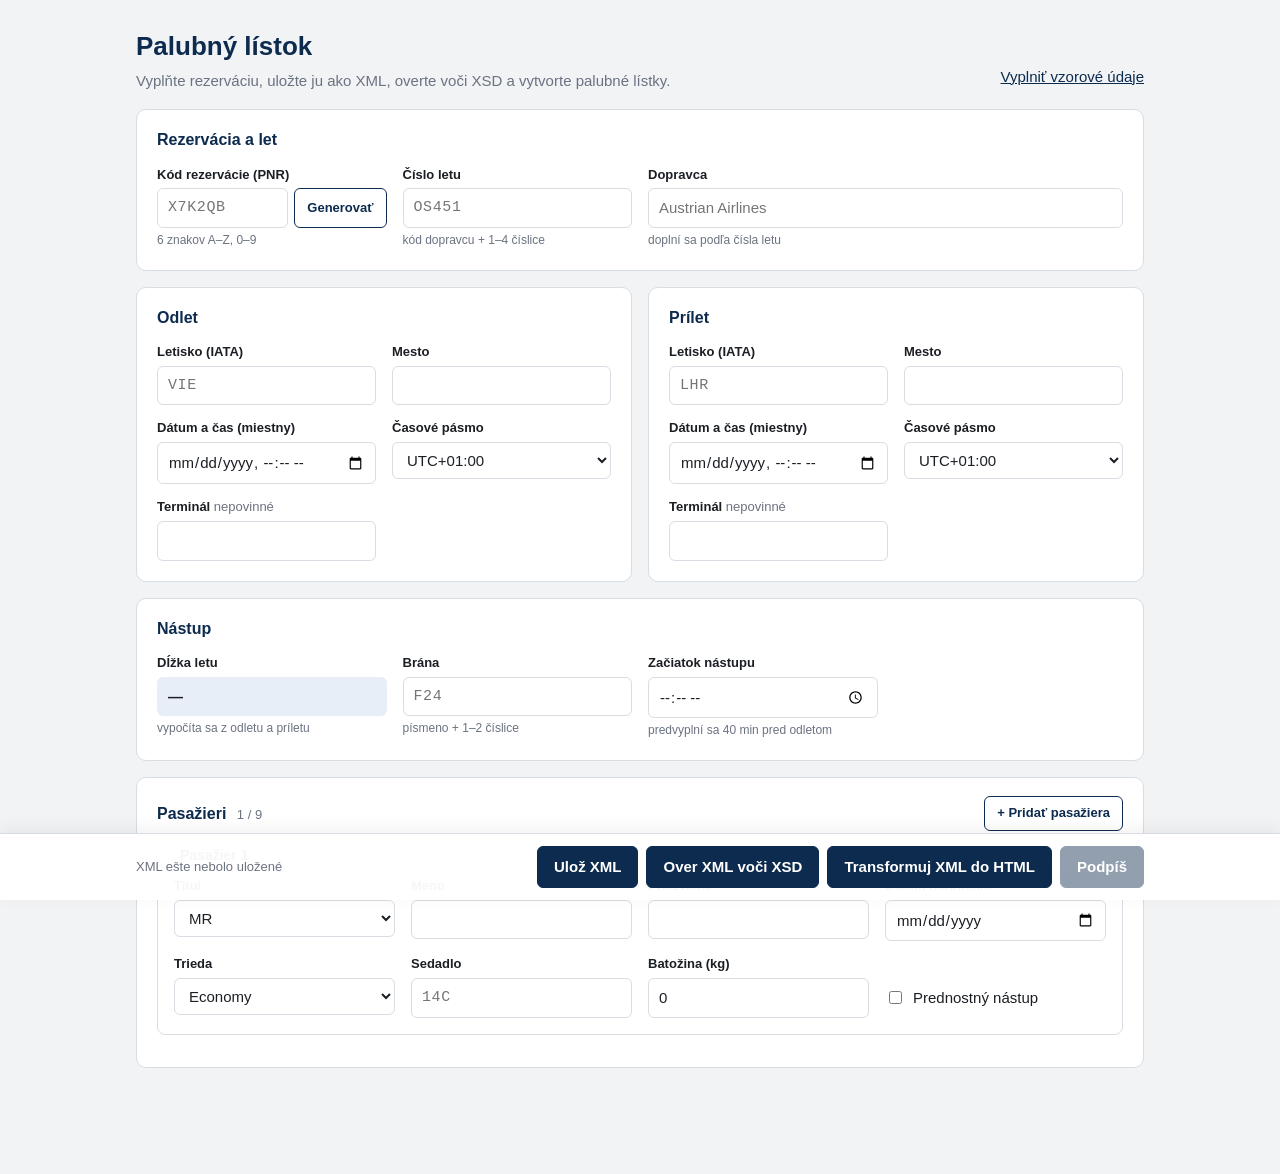
<file: web/index.html>
<!DOCTYPE html>
<html lang="sk">
<head>
    <meta charset="UTF-8">
    <meta name="viewport" content="width=device-width, initial-scale=1">
    <title>Palubný lístok – formulár</title>
    <link rel="stylesheet" href="style.css">
    <!-- scripty na podpis-->
    <script src="https://www.slovensko.sk/static/zep/dbridge_js/v1.0/config.js"></script>
    <script src="https://www.slovensko.sk/static/zep/dbridge_js/v1.0/dCommon.min.js"></script>
    <script src="https://www.slovensko.sk/static/zep/dbridge_js/v1.0/dSigXadesBp.min.js"></script>
</head>
<body>
<header class="top">
    <div>
        <h1>Palubný lístok</h1>
        <p>Vyplňte rezerváciu, uložte ju ako XML, overte voči XSD a vytvorte palubné lístky.</p>
    </div>
    <button type="button" class="link" id="fillSample">Vyplniť vzorové údaje</button>
</header>

<!-- input names match the XML element names from palubnyListok.xsd -->
<form id="form" novalidate autocomplete="off">
    <!-- ===================== Booking and flight ===================== -->
    <section class="card">
        <h2>Rezervácia a let</h2>
        <div class="grid">
            <label class="field">
                <span>Kód rezervácie (PNR)</span>
                <span class="with-button">
                    <input name="rezervacia" required pattern="[A-Z0-9]{6}" maxlength="6" class="uppercase code" placeholder="X7K2QB">
                    <button type="button" class="small" id="generatePnr" title="Vygenerovať náhodný kód">Generovať</button>
                </span>
                <small>6 znakov A–Z, 0–9</small>
            </label>
            <label class="field">
                <span>Číslo letu</span>
                <input name="cisloLetu" required pattern="[A-Z0-9]{2}[0-9]{1,4}" maxlength="6" class="uppercase code" placeholder="OS451">
                <small>kód dopravcu + 1–4 číslice</small>
            </label>
            <label class="field wide">
                <span>Dopravca</span>
                <input name="dopravca" required maxlength="50" placeholder="Austrian Airlines">
                <small>doplní sa podľa čísla letu</small>
            </label>
        </div>
    </section>

    <!-- ===================== Departure / arrival ===================== -->
    <div class="two-columns">
        <section class="card">
            <h2>Odlet</h2>
            <div class="grid">
                <label class="field">
                    <span>Letisko (IATA)</span>
                    <input name="odlet.letisko" required pattern="[A-Z]{3}" maxlength="3" class="uppercase code" list="airports" placeholder="VIE">
                </label>
                <label class="field">
                    <span>Mesto</span>
                    <input name="odlet.mesto" required maxlength="50">
                </label>
                <label class="field">
                    <span>Dátum a čas (miestny)</span>
                    <input name="odlet.cas" type="datetime-local" required>
                </label>
                <label class="field">
                    <span>Časové pásmo</span>
                    <select name="odlet.offset" class="timezone"></select>
                </label>
                <label class="field">
                    <span>Terminál <em>nepovinné</em></span>
                    <input name="odlet.terminal" maxlength="10">
                </label>
            </div>
        </section>

        <section class="card">
            <h2>Prílet</h2>
            <div class="grid">
                <label class="field">
                    <span>Letisko (IATA)</span>
                    <input name="prilet.letisko" required pattern="[A-Z]{3}" maxlength="3" class="uppercase code" list="airports" placeholder="LHR">
                </label>
                <label class="field">
                    <span>Mesto</span>
                    <input name="prilet.mesto" required maxlength="50">
                </label>
                <label class="field">
                    <span>Dátum a čas (miestny)</span>
                    <input name="prilet.cas" type="datetime-local" required>
                </label>
                <label class="field">
                    <span>Časové pásmo</span>
                    <select name="prilet.offset" class="timezone"></select>
                </label>
                <label class="field">
                    <span>Terminál <em>nepovinné</em></span>
                    <input name="prilet.terminal" maxlength="10">
                </label>
            </div>
        </section>
    </div>

    <!-- ===================== Boarding ===================== -->
    <section class="card">
        <h2>Nástup</h2>
        <div class="grid">
            <label class="field">
                <span>Dĺžka letu</span>
                <output id="flightDuration" class="computed">—</output>
                <small>vypočíta sa z odletu a príletu</small>
            </label>
            <label class="field">
                <span>Brána</span>
                <input name="gate" required pattern="[A-Z][0-9]{1,2}" maxlength="3" class="uppercase code" placeholder="F24">
                <small>písmeno + 1–2 číslice</small>
            </label>
            <label class="field">
                <span>Začiatok nástupu</span>
                <input name="nastup" type="time" required>
                <small>predvyplní sa 40 min pred odletom</small>
            </label>
        </div>
    </section>

    <!-- ===================== Passengers ===================== -->
    <section class="card">
        <div class="section-header">
            <h2>Pasažieri <span id="passengerCount" class="count">1 / 9</span></h2>
            <button type="button" id="addPassenger" class="small">+ Pridať pasažiera</button>
        </div>
        <div id="passengers"></div>
    </section>
</form>

<template id="passengerTemplate">
    <fieldset class="passenger">
        <legend>Pasažier <span class="number"></span></legend>
        <button type="button" class="remove" title="Odstrániť pasažiera">Odstrániť</button>
        <div class="grid">
            <label class="field narrow">
                <span>Titul</span>
                <select data-field="titul" required>
                    <option value="MR">MR</option>
                    <option value="MRS">MRS</option>
                    <option value="MS">MS</option>
                </select>
            </label>
            <label class="field">
                <span>Meno</span>
                <input data-field="meno" required maxlength="50">
            </label>
            <label class="field">
                <span>Priezvisko</span>
                <input data-field="priezvisko" required maxlength="50">
            </label>
            <label class="field">
                <span>Dátum narodenia</span>
                <input data-field="datumNarodenia" type="date" required>
            </label>
            <label class="field">
                <span>Trieda</span>
                <select data-field="trieda" required>
                    <option value="economy">Economy</option>
                    <option value="business">Business</option>
                    <option value="first">First</option>
                </select>
            </label>
            <label class="field narrow">
                <span>Sedadlo</span>
                <input data-field="sedadlo" required pattern="[0-9]{1,2}[A-K]" maxlength="3" class="uppercase code" placeholder="14C">
            </label>
            <label class="field narrow">
                <span>Batožina (kg)</span>
                <input data-field="batozinaKg" type="number" required min="0" max="32" step="0.1" value="0">
            </label>
            <label class="field checkbox">
                <input data-field="prednostnyNastup" type="checkbox">
                <span>Prednostný nástup</span>
            </label>
        </div>
    </fieldset>
</template>

<datalist id="airports"></datalist>

<!-- ===================== Actions and result ===================== -->
<div class="actions">
    <div class="actions-inner">
        <span id="status" class="status">XML ešte nebolo uložené</span>
        <div class="buttons">
            <button type="button" id="save">Ulož XML</button>
            <button type="button" id="validate">Over XML voči XSD</button>
            <button type="button" id="transform">Transformuj XML do HTML</button>
            <button type="button" id="sign" disabled>Podpíš</button>
        </div>
    </div>
</div>

<section id="result" class="result" hidden>
    <div id="message" class="message"></div>
    <div id="errors"></div>
    <pre id="xmlPreview" class="xml" hidden></pre>
    <iframe id="htmlPreview" class="html-preview" title="Náhľad palubných lístkov" hidden></iframe>
</section>

<script src="app.js"></script>
</body>
</html>
</file>
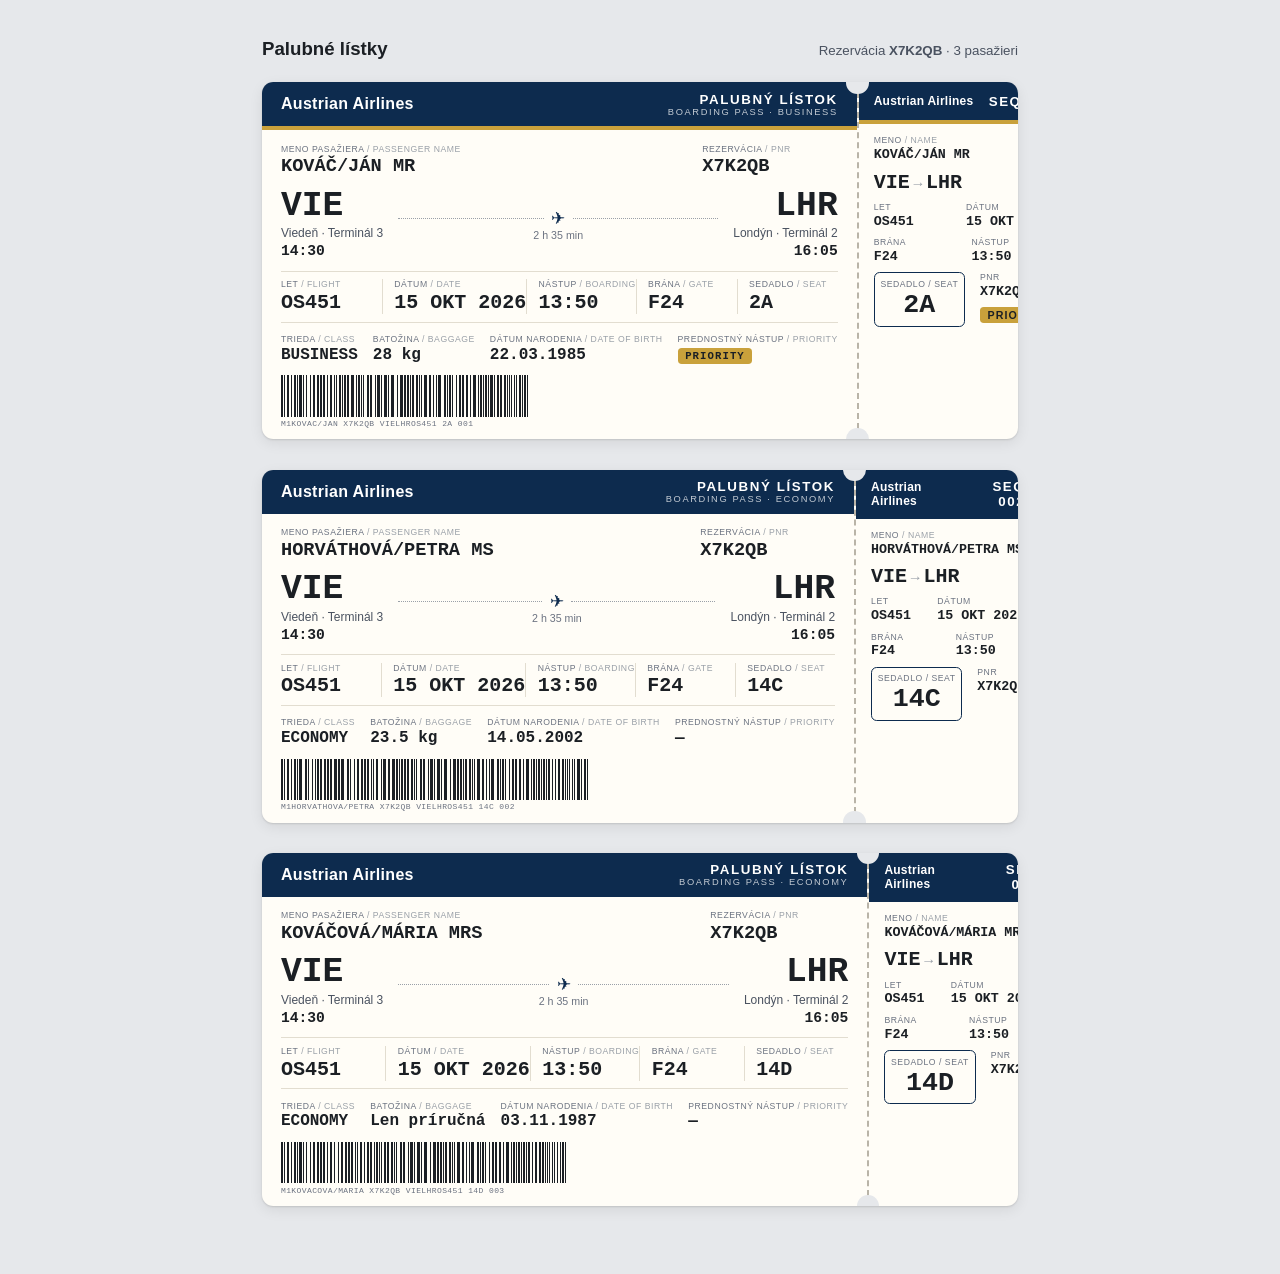
<file: palubnyListok.html>
<!DOCTYPE html>
<html lang="sk">
<head>
<meta http-equiv="Content-Type" content="text/html; charset=UTF-8">
<title>Palubné lístky – X7K2QB</title>
<style>
                    * { box-sizing: border-box; margin: 0; padding: 0; }
                    body {
                        background: #e6e8eb;
                        color: #1b1f24;
                        font-family: "Segoe UI", Arial, Helvetica, sans-serif;
                        padding: 10mm 0;
                    }
                    .page-header {
                        width: 200mm; margin: 0 auto 6mm;
                        display: flex; justify-content: space-between; align-items: baseline;
                        color: #4a5260; font-size: 10pt;
                    }
                    .page-header h1 { font-size: 14pt; color: #1b1f24; }

                    /* ---------- boarding pass ---------- */
                    .pass {
                        width: 200mm; min-height: 82mm; margin: 0 auto 8mm;
                        display: flex;
                        background: #fffdf7;
                        border-radius: 3mm;
                        box-shadow: 0 1px 2px rgba(0,0,0,.12), 0 4px 14px rgba(0,0,0,.08);
                        overflow: hidden;
                        page-break-inside: avoid; break-inside: avoid;
                    }
                    .main { flex: 1; display: flex; flex-direction: column; }
                    .stub {
                        width: 58mm; position: relative;
                        border-left: 0.6mm dashed #b9b4a8;
                        display: flex; flex-direction: column;
                    }
                    /* perforation notches */
                    .stub::before, .stub::after {
                        content: ""; position: absolute; left: -3.3mm;
                        width: 6mm; height: 6mm; border-radius: 50%;
                        background: #e6e8eb;
                    }
                    .stub::before { top: -3mm; }
                    .stub::after  { bottom: -3mm; }

                    .band {
                        background: #0d2b4e; color: #fff;
                        display: flex; justify-content: space-between; align-items: center;
                        padding: 2.5mm 5mm; min-height: 11mm;
                    }
                    .band .carrier { font-weight: 700; font-size: 12pt; letter-spacing: .02em; }
                    .band .title { font-size: 10pt; font-weight: 600; letter-spacing: .12em; text-align: right; }
                    .band .title small { display: block; font-size: 7pt; font-weight: 400; opacity: .75; }
                    .class-business .band, .class-first .band { border-bottom: 1.2mm solid #c9a13b; }

                    .content { padding: 3.5mm 5mm 3mm; display: flex; flex-direction: column; gap: 3mm; flex: 1; }
                    .row { display: flex; gap: 4mm; }
                    .row > .field { flex: 1; }
                    .field .label {
                        font-size: 6.5pt; text-transform: uppercase; letter-spacing: .06em;
                        color: #6b7280; white-space: nowrap;
                    }
                    .field .label i { font-style: normal; color: #9aa0a8; }
                    .field .value {
                        font-family: Consolas, "Courier New", monospace;
                        font-size: 12pt; font-weight: 700; margin-top: .5mm; white-space: nowrap;
                    }
                    .field .value.large { font-size: 15pt; }
                    .field .value.name { font-size: 14pt; }

                    .route { display: flex; align-items: center; gap: 4mm; }
                    .airport .code { font-family: Consolas, "Courier New", monospace; font-size: 26pt; font-weight: 700; line-height: 1; }
                    .airport .city { font-size: 9pt; color: #4a5260; margin-top: .8mm; }
                    .airport .time { font-family: Consolas, "Courier New", monospace; font-size: 11pt; font-weight: 700; margin-top: .8mm; }
                    .airport .time small { font-size: 7.5pt; font-weight: 400; color: #6b7280; }
                    .airport.right { text-align: right; }
                    .flight-path { flex: 1; text-align: center; color: #6b7280; font-size: 8pt; }
                    .flight-path .line { display: flex; align-items: center; gap: 2mm; color: #0d2b4e; font-size: 13pt; }
                    .flight-path .line::before, .flight-path .line::after {
                        content: ""; flex: 1; border-top: 0.4mm dotted #9aa0a8;
                    }

                    .grid {
                        display: grid; grid-template-columns: repeat(5, 1fr);
                        border-top: 0.3mm solid #e2ddd0; border-bottom: 0.3mm solid #e2ddd0;
                        padding: 2mm 0;
                    }
                    .grid .field + .field { border-left: 0.3mm solid #e2ddd0; padding-left: 3mm; }

                    .footer { display: flex; justify-content: space-between; align-items: flex-end; gap: 4mm; margin-top: auto; }

                    .priority {
                        display: inline-block; background: #c9a13b; color: #1b1f24;
                        font-size: 8pt; font-weight: 700; letter-spacing: .1em;
                        padding: .5mm 2mm; border-radius: 1mm;
                    }

                    /* barcode – generated from the data, decorative only */
                    .barcode { display: flex; align-items: stretch; height: 11mm; }
                    .barcode span { display: block; }
                    .barcode .bar { background: #1b1f24; }
                    .barcode-text { font-family: Consolas, "Courier New", monospace; font-size: 6pt; color: #6b7280; margin-top: .6mm; letter-spacing: .05em; }

                    /* stub */
                    .stub .band { padding: 2.5mm 4mm; }
                    .stub .content { padding: 3mm 4mm; gap: 2.2mm; }
                    .stub .field .value { font-size: 10pt; }
                    .stub .route-short { font-family: Consolas, "Courier New", monospace; font-size: 15pt; font-weight: 700; }
                    .stub .route-short span { color: #9aa0a8; font-size: 11pt; padding: 0 1mm; }
                    .stub .seat-box {
                        border: 0.4mm solid #0d2b4e; border-radius: 1.5mm; text-align: center; padding: 1.5mm;
                    }
                    .stub .seat-box .value { font-size: 20pt; line-height: 1.1; }

                    @media print {
                        body { background: #fff; padding: 0; }
                        .page-header { display: none; }
                        .pass { box-shadow: none; border: 0.3mm solid #b9b4a8; }
                        .stub::before, .stub::after { background: #fff; }
                        * { -webkit-print-color-adjust: exact; print-color-adjust: exact; }
                    }
                </style>
</head>
<body>
<div class="page-header">
<h1>Palubné lístky</h1>
<span>
                        Rezervácia <strong>X7K2QB</strong>
                        · 3 pasažieri</span>
</div>
<section class="pass class-business"><div class="main">
<div class="band">
<span class="carrier">Austrian Airlines</span><span class="title">
                        PALUBNÝ LÍSTOK
                        <small>BOARDING PASS · BUSINESS</small></span>
</div>
<div class="content">
<div class="row">
<div class="field" style="flex: 3">
<div class="label">Meno pasažiera <i>/ Passenger name</i>
</div>
<div class="value name">KOVÁČ/JÁN MR</div>
</div>
<div class="field">
<div class="label">Rezervácia <i>/ PNR</i>
</div>
<div class="value name">X7K2QB</div>
</div>
</div>
<div class="route">
<div class="airport">
<div class="code">VIE</div>
<div class="city">Viedeň · Terminál 3</div>
<div class="time">14:30</div>
</div>
<div class="flight-path">
<div class="line">✈</div>
<div>2 h 35 min</div>
</div>
<div class="airport right">
<div class="code">LHR</div>
<div class="city">Londýn · Terminál 2</div>
<div class="time">16:05</div>
</div>
</div>
<div class="grid">
<div class="field">
<div class="label">Let <i>/ Flight</i>
</div>
<div class="value large">OS451</div>
</div>
<div class="field">
<div class="label">Dátum <i>/ Date</i>
</div>
<div class="value large">15 OKT 2026</div>
</div>
<div class="field">
<div class="label">Nástup <i>/ Boarding</i>
</div>
<div class="value large">13:50</div>
</div>
<div class="field">
<div class="label">Brána <i>/ Gate</i>
</div>
<div class="value large">F24</div>
</div>
<div class="field">
<div class="label">Sedadlo <i>/ Seat</i>
</div>
<div class="value large">2A</div>
</div>
</div>
<div class="row">
<div class="field">
<div class="label">Trieda <i>/ Class</i>
</div>
<div class="value">BUSINESS</div>
</div>
<div class="field">
<div class="label">Batožina <i>/ Baggage</i>
</div>
<div class="value">28 kg</div>
</div>
<div class="field">
<div class="label">Dátum narodenia <i>/ Date of birth</i>
</div>
<div class="value">22.03.1985</div>
</div>
<div class="field">
<div class="label">Prednostný nástup <i>/ Priority</i>
</div>
<div class="value"><span class="priority">PRIORITY</span></div>
</div>
</div>
<div class="footer"><div>
<div class="barcode">
<span class="bar" style="width: 2px"></span><span style="width: 1px"></span><span class="bar" style="width: 1px"></span><span style="width: 2px"></span><span class="bar" style="width: 2px"></span><span style="width: 2px"></span><span class="bar" style="width: 1px"></span><span style="width: 2px"></span><span class="bar" style="width: 2px"></span><span style="width: 1px"></span><span class="bar" style="width: 1px"></span><span style="width: 1px"></span><span class="bar" style="width: 3px"></span><span style="width: 1px"></span><span class="bar" style="width: 1px"></span><span style="width: 2px"></span><span class="bar" style="width: 1px"></span><span style="width: 3px"></span><span class="bar" style="width: 1px"></span><span style="width: 2px"></span><span class="bar" style="width: 2px"></span><span style="width: 2px"></span><span class="bar" style="width: 2px"></span><span style="width: 1px"></span><span class="bar" style="width: 2px"></span><span style="width: 1px"></span><span class="bar" style="width: 2px"></span><span style="width: 2px"></span><span class="bar" style="width: 1px"></span><span style="width: 2px"></span><span class="bar" style="width: 2px"></span><span style="width: 2px"></span><span class="bar" style="width: 1px"></span><span style="width: 1px"></span><span class="bar" style="width: 1px"></span><span style="width: 2px"></span><span class="bar" style="width: 2px"></span><span style="width: 1px"></span><span class="bar" style="width: 1px"></span><span style="width: 1px"></span><span class="bar" style="width: 2px"></span><span style="width: 1px"></span><span class="bar" style="width: 2px"></span><span style="width: 2px"></span><span class="bar" style="width: 3px"></span><span style="width: 2px"></span><span class="bar" style="width: 1px"></span><span style="width: 1px"></span><span class="bar" style="width: 2px"></span><span style="width: 1px"></span><span class="bar" style="width: 1px"></span><span style="width: 1px"></span><span class="bar" style="width: 1px"></span><span style="width: 3px"></span><span class="bar" style="width: 2px"></span><span style="width: 1px"></span><span class="bar" style="width: 2px"></span><span style="width: 3px"></span><span class="bar" style="width: 1px"></span><span style="width: 1px"></span><span class="bar" style="width: 3px"></span><span style="width: 1px"></span><span class="bar" style="width: 1px"></span><span style="width: 2px"></span><span class="bar" style="width: 3px"></span><span style="width: 1px"></span><span class="bar" style="width: 1px"></span><span style="width: 2px"></span><span class="bar" style="width: 3px"></span><span style="width: 3px"></span><span class="bar" style="width: 1px"></span><span style="width: 2px"></span><span class="bar" style="width: 3px"></span><span style="width: 1px"></span><span class="bar" style="width: 2px"></span><span style="width: 1px"></span><span class="bar" style="width: 2px"></span><span style="width: 1px"></span><span class="bar" style="width: 1px"></span><span style="width: 1px"></span><span class="bar" style="width: 2px"></span><span style="width: 2px"></span><span class="bar" style="width: 2px"></span><span style="width: 1px"></span><span class="bar" style="width: 1px"></span><span style="width: 1px"></span><span class="bar" style="width: 1px"></span><span style="width: 2px"></span><span class="bar" style="width: 3px"></span><span style="width: 2px"></span><span class="bar" style="width: 2px"></span><span style="width: 2px"></span><span class="bar" style="width: 1px"></span><span style="width: 2px"></span><span class="bar" style="width: 1px"></span><span style="width: 1px"></span><span class="bar" style="width: 3px"></span><span style="width: 3px"></span><span class="bar" style="width: 2px"></span><span style="width: 1px"></span><span class="bar" style="width: 1px"></span><span style="width: 1px"></span><span class="bar" style="width: 2px"></span><span style="width: 1px"></span><span class="bar" style="width: 1px"></span><span style="width: 3px"></span><span class="bar" style="width: 1px"></span><span style="width: 2px"></span><span class="bar" style="width: 2px"></span><span style="width: 1px"></span><span class="bar" style="width: 2px"></span><span style="width: 2px"></span><span class="bar" style="width: 2px"></span><span style="width: 2px"></span><span class="bar" style="width: 1px"></span><span style="width: 2px"></span><span class="bar" style="width: 3px"></span><span style="width: 2px"></span><span class="bar" style="width: 1px"></span><span style="width: 1px"></span><span class="bar" style="width: 2px"></span><span style="width: 1px"></span><span class="bar" style="width: 1px"></span><span style="width: 1px"></span><span class="bar" style="width: 2px"></span><span style="width: 1px"></span><span class="bar" style="width: 1px"></span><span style="width: 1px"></span><span class="bar" style="width: 3px"></span><span style="width: 1px"></span><span class="bar" style="width: 1px"></span><span style="width: 2px"></span><span class="bar" style="width: 2px"></span><span style="width: 1px"></span><span class="bar" style="width: 2px"></span><span style="width: 2px"></span><span class="bar" style="width: 2px"></span><span style="width: 1px"></span><span class="bar" style="width: 1px"></span><span style="width: 1px"></span><span class="bar" style="width: 1px"></span><span style="width: 1px"></span><span class="bar" style="width: 1px"></span><span style="width: 2px"></span><span class="bar" style="width: 1px"></span><span style="width: 1px"></span><span class="bar" style="width: 1px"></span><span style="width: 2px"></span><span class="bar" style="width: 2px"></span><span style="width: 1px"></span><span class="bar" style="width: 1px"></span><span style="width: 1px"></span><span class="bar" style="width: 2px"></span><span style="width: 1px"></span><span class="bar" style="width: 1px"></span>
</div>
<div class="barcode-text">M1KOVAC/JAN X7K2QB VIELHROS451 2A 001</div>
</div></div>
</div>
</div>
<aside class="stub"><div class="band">
<span class="carrier" style="font-size: 9pt">Austrian Airlines</span><span class="title">SEQ 001</span>
</div>
<div class="content">
<div class="field">
<div class="label">Meno <i>/ Name</i>
</div>
<div class="value">KOVÁČ/JÁN MR</div>
</div>
<div class="route-short">VIE<span>→</span>LHR</div>
<div class="row">
<div class="field">
<div class="label">Let</div>
<div class="value">OS451</div>
</div>
<div class="field">
<div class="label">Dátum</div>
<div class="value">15 OKT 2026</div>
</div>
</div>
<div class="row">
<div class="field">
<div class="label">Brána</div>
<div class="value">F24</div>
</div>
<div class="field">
<div class="label">Nástup</div>
<div class="value">13:50</div>
</div>
</div>
<div class="row">
<div class="field seat-box">
<div class="label">Sedadlo / Seat</div>
<div class="value">2A</div>
</div>
<div class="field">
<div class="label">PNR</div>
<div class="value">X7K2QB</div>
<div style="margin-top: 1.5mm"><span class="priority">PRIORITY</span></div>
</div>
</div>
</div></aside></section><section class="pass class-economy"><div class="main">
<div class="band">
<span class="carrier">Austrian Airlines</span><span class="title">
                        PALUBNÝ LÍSTOK
                        <small>BOARDING PASS · ECONOMY</small></span>
</div>
<div class="content">
<div class="row">
<div class="field" style="flex: 3">
<div class="label">Meno pasažiera <i>/ Passenger name</i>
</div>
<div class="value name">HORVÁTHOVÁ/PETRA MS</div>
</div>
<div class="field">
<div class="label">Rezervácia <i>/ PNR</i>
</div>
<div class="value name">X7K2QB</div>
</div>
</div>
<div class="route">
<div class="airport">
<div class="code">VIE</div>
<div class="city">Viedeň · Terminál 3</div>
<div class="time">14:30</div>
</div>
<div class="flight-path">
<div class="line">✈</div>
<div>2 h 35 min</div>
</div>
<div class="airport right">
<div class="code">LHR</div>
<div class="city">Londýn · Terminál 2</div>
<div class="time">16:05</div>
</div>
</div>
<div class="grid">
<div class="field">
<div class="label">Let <i>/ Flight</i>
</div>
<div class="value large">OS451</div>
</div>
<div class="field">
<div class="label">Dátum <i>/ Date</i>
</div>
<div class="value large">15 OKT 2026</div>
</div>
<div class="field">
<div class="label">Nástup <i>/ Boarding</i>
</div>
<div class="value large">13:50</div>
</div>
<div class="field">
<div class="label">Brána <i>/ Gate</i>
</div>
<div class="value large">F24</div>
</div>
<div class="field">
<div class="label">Sedadlo <i>/ Seat</i>
</div>
<div class="value large">14C</div>
</div>
</div>
<div class="row">
<div class="field">
<div class="label">Trieda <i>/ Class</i>
</div>
<div class="value">ECONOMY</div>
</div>
<div class="field">
<div class="label">Batožina <i>/ Baggage</i>
</div>
<div class="value">23.5 kg</div>
</div>
<div class="field">
<div class="label">Dátum narodenia <i>/ Date of birth</i>
</div>
<div class="value">14.05.2002</div>
</div>
<div class="field">
<div class="label">Prednostný nástup <i>/ Priority</i>
</div>
<div class="value">—</div>
</div>
</div>
<div class="footer"><div>
<div class="barcode">
<span class="bar" style="width: 2px"></span><span style="width: 1px"></span><span class="bar" style="width: 1px"></span><span style="width: 2px"></span><span class="bar" style="width: 2px"></span><span style="width: 2px"></span><span class="bar" style="width: 1px"></span><span style="width: 2px"></span><span class="bar" style="width: 2px"></span><span style="width: 1px"></span><span class="bar" style="width: 1px"></span><span style="width: 1px"></span><span class="bar" style="width: 3px"></span><span style="width: 3px"></span><span class="bar" style="width: 2px"></span><span style="width: 1px"></span><span class="bar" style="width: 1px"></span><span style="width: 3px"></span><span class="bar" style="width: 1px"></span><span style="width: 2px"></span><span class="bar" style="width: 1px"></span><span style="width: 1px"></span><span class="bar" style="width: 2px"></span><span style="width: 1px"></span><span class="bar" style="width: 2px"></span><span style="width: 2px"></span><span class="bar" style="width: 2px"></span><span style="width: 1px"></span><span class="bar" style="width: 2px"></span><span style="width: 1px"></span><span class="bar" style="width: 2px"></span><span style="width: 2px"></span><span class="bar" style="width: 3px"></span><span style="width: 1px"></span><span class="bar" style="width: 2px"></span><span style="width: 1px"></span><span class="bar" style="width: 3px"></span><span style="width: 3px"></span><span class="bar" style="width: 2px"></span><span style="width: 1px"></span><span class="bar" style="width: 1px"></span><span style="width: 3px"></span><span class="bar" style="width: 1px"></span><span style="width: 2px"></span><span class="bar" style="width: 2px"></span><span style="width: 2px"></span><span class="bar" style="width: 2px"></span><span style="width: 1px"></span><span class="bar" style="width: 2px"></span><span style="width: 1px"></span><span class="bar" style="width: 2px"></span><span style="width: 2px"></span><span class="bar" style="width: 1px"></span><span style="width: 1px"></span><span class="bar" style="width: 1px"></span><span style="width: 2px"></span><span class="bar" style="width: 2px"></span><span style="width: 3px"></span><span class="bar" style="width: 1px"></span><span style="width: 1px"></span><span class="bar" style="width: 3px"></span><span style="width: 2px"></span><span class="bar" style="width: 2px"></span><span style="width: 2px"></span><span class="bar" style="width: 3px"></span><span style="width: 1px"></span><span class="bar" style="width: 2px"></span><span style="width: 1px"></span><span class="bar" style="width: 1px"></span><span style="width: 1px"></span><span class="bar" style="width: 2px"></span><span style="width: 1px"></span><span class="bar" style="width: 2px"></span><span style="width: 1px"></span><span class="bar" style="width: 2px"></span><span style="width: 2px"></span><span class="bar" style="width: 2px"></span><span style="width: 1px"></span><span class="bar" style="width: 1px"></span><span style="width: 1px"></span><span class="bar" style="width: 1px"></span><span style="width: 3px"></span><span class="bar" style="width: 2px"></span><span style="width: 1px"></span><span class="bar" style="width: 2px"></span><span style="width: 3px"></span><span class="bar" style="width: 1px"></span><span style="width: 1px"></span><span class="bar" style="width: 3px"></span><span style="width: 1px"></span><span class="bar" style="width: 1px"></span><span style="width: 2px"></span><span class="bar" style="width: 3px"></span><span style="width: 1px"></span><span class="bar" style="width: 1px"></span><span style="width: 2px"></span><span class="bar" style="width: 3px"></span><span style="width: 3px"></span><span class="bar" style="width: 1px"></span><span style="width: 2px"></span><span class="bar" style="width: 3px"></span><span style="width: 1px"></span><span class="bar" style="width: 2px"></span><span style="width: 1px"></span><span class="bar" style="width: 2px"></span><span style="width: 1px"></span><span class="bar" style="width: 1px"></span><span style="width: 1px"></span><span class="bar" style="width: 2px"></span><span style="width: 2px"></span><span class="bar" style="width: 2px"></span><span style="width: 1px"></span><span class="bar" style="width: 1px"></span><span style="width: 1px"></span><span class="bar" style="width: 1px"></span><span style="width: 2px"></span><span class="bar" style="width: 3px"></span><span style="width: 2px"></span><span class="bar" style="width: 2px"></span><span style="width: 2px"></span><span class="bar" style="width: 1px"></span><span style="width: 2px"></span><span class="bar" style="width: 1px"></span><span style="width: 1px"></span><span class="bar" style="width: 3px"></span><span style="width: 3px"></span><span class="bar" style="width: 2px"></span><span style="width: 1px"></span><span class="bar" style="width: 1px"></span><span style="width: 1px"></span><span class="bar" style="width: 2px"></span><span style="width: 1px"></span><span class="bar" style="width: 1px"></span><span style="width: 3px"></span><span class="bar" style="width: 1px"></span><span style="width: 2px"></span><span class="bar" style="width: 2px"></span><span style="width: 1px"></span><span class="bar" style="width: 2px"></span><span style="width: 2px"></span><span class="bar" style="width: 2px"></span><span style="width: 2px"></span><span class="bar" style="width: 1px"></span><span style="width: 2px"></span><span class="bar" style="width: 3px"></span><span style="width: 2px"></span><span class="bar" style="width: 1px"></span><span style="width: 1px"></span><span class="bar" style="width: 2px"></span><span style="width: 1px"></span><span class="bar" style="width: 1px"></span><span style="width: 1px"></span><span class="bar" style="width: 2px"></span><span style="width: 1px"></span><span class="bar" style="width: 1px"></span><span style="width: 1px"></span><span class="bar" style="width: 2px"></span><span style="width: 1px"></span><span class="bar" style="width: 1px"></span><span style="width: 1px"></span><span class="bar" style="width: 2px"></span><span style="width: 2px"></span><span class="bar" style="width: 1px"></span><span style="width: 2px"></span><span class="bar" style="width: 1px"></span><span style="width: 2px"></span><span class="bar" style="width: 2px"></span><span style="width: 2px"></span><span class="bar" style="width: 2px"></span><span style="width: 1px"></span><span class="bar" style="width: 1px"></span><span style="width: 1px"></span><span class="bar" style="width: 1px"></span><span style="width: 1px"></span><span class="bar" style="width: 1px"></span><span style="width: 2px"></span><span class="bar" style="width: 1px"></span><span style="width: 1px"></span><span class="bar" style="width: 1px"></span><span style="width: 2px"></span><span class="bar" style="width: 3px"></span><span style="width: 1px"></span><span class="bar" style="width: 1px"></span><span style="width: 2px"></span><span class="bar" style="width: 2px"></span><span style="width: 1px"></span><span class="bar" style="width: 1px"></span>
</div>
<div class="barcode-text">M1HORVATHOVA/PETRA X7K2QB VIELHROS451 14C 002</div>
</div></div>
</div>
</div>
<aside class="stub"><div class="band">
<span class="carrier" style="font-size: 9pt">Austrian Airlines</span><span class="title">SEQ 002</span>
</div>
<div class="content">
<div class="field">
<div class="label">Meno <i>/ Name</i>
</div>
<div class="value">HORVÁTHOVÁ/PETRA MS</div>
</div>
<div class="route-short">VIE<span>→</span>LHR</div>
<div class="row">
<div class="field">
<div class="label">Let</div>
<div class="value">OS451</div>
</div>
<div class="field">
<div class="label">Dátum</div>
<div class="value">15 OKT 2026</div>
</div>
</div>
<div class="row">
<div class="field">
<div class="label">Brána</div>
<div class="value">F24</div>
</div>
<div class="field">
<div class="label">Nástup</div>
<div class="value">13:50</div>
</div>
</div>
<div class="row">
<div class="field seat-box">
<div class="label">Sedadlo / Seat</div>
<div class="value">14C</div>
</div>
<div class="field">
<div class="label">PNR</div>
<div class="value">X7K2QB</div>
</div>
</div>
</div></aside></section><section class="pass class-economy"><div class="main">
<div class="band">
<span class="carrier">Austrian Airlines</span><span class="title">
                        PALUBNÝ LÍSTOK
                        <small>BOARDING PASS · ECONOMY</small></span>
</div>
<div class="content">
<div class="row">
<div class="field" style="flex: 3">
<div class="label">Meno pasažiera <i>/ Passenger name</i>
</div>
<div class="value name">KOVÁČOVÁ/MÁRIA MRS</div>
</div>
<div class="field">
<div class="label">Rezervácia <i>/ PNR</i>
</div>
<div class="value name">X7K2QB</div>
</div>
</div>
<div class="route">
<div class="airport">
<div class="code">VIE</div>
<div class="city">Viedeň · Terminál 3</div>
<div class="time">14:30</div>
</div>
<div class="flight-path">
<div class="line">✈</div>
<div>2 h 35 min</div>
</div>
<div class="airport right">
<div class="code">LHR</div>
<div class="city">Londýn · Terminál 2</div>
<div class="time">16:05</div>
</div>
</div>
<div class="grid">
<div class="field">
<div class="label">Let <i>/ Flight</i>
</div>
<div class="value large">OS451</div>
</div>
<div class="field">
<div class="label">Dátum <i>/ Date</i>
</div>
<div class="value large">15 OKT 2026</div>
</div>
<div class="field">
<div class="label">Nástup <i>/ Boarding</i>
</div>
<div class="value large">13:50</div>
</div>
<div class="field">
<div class="label">Brána <i>/ Gate</i>
</div>
<div class="value large">F24</div>
</div>
<div class="field">
<div class="label">Sedadlo <i>/ Seat</i>
</div>
<div class="value large">14D</div>
</div>
</div>
<div class="row">
<div class="field">
<div class="label">Trieda <i>/ Class</i>
</div>
<div class="value">ECONOMY</div>
</div>
<div class="field">
<div class="label">Batožina <i>/ Baggage</i>
</div>
<div class="value">Len príručná</div>
</div>
<div class="field">
<div class="label">Dátum narodenia <i>/ Date of birth</i>
</div>
<div class="value">03.11.1987</div>
</div>
<div class="field">
<div class="label">Prednostný nástup <i>/ Priority</i>
</div>
<div class="value">—</div>
</div>
</div>
<div class="footer"><div>
<div class="barcode">
<span class="bar" style="width: 2px"></span><span style="width: 1px"></span><span class="bar" style="width: 1px"></span><span style="width: 2px"></span><span class="bar" style="width: 2px"></span><span style="width: 2px"></span><span class="bar" style="width: 1px"></span><span style="width: 2px"></span><span class="bar" style="width: 2px"></span><span style="width: 1px"></span><span class="bar" style="width: 1px"></span><span style="width: 1px"></span><span class="bar" style="width: 3px"></span><span style="width: 1px"></span><span class="bar" style="width: 1px"></span><span style="width: 2px"></span><span class="bar" style="width: 1px"></span><span style="width: 3px"></span><span class="bar" style="width: 1px"></span><span style="width: 2px"></span><span class="bar" style="width: 2px"></span><span style="width: 2px"></span><span class="bar" style="width: 2px"></span><span style="width: 1px"></span><span class="bar" style="width: 2px"></span><span style="width: 1px"></span><span class="bar" style="width: 2px"></span><span style="width: 2px"></span><span class="bar" style="width: 1px"></span><span style="width: 2px"></span><span class="bar" style="width: 2px"></span><span style="width: 2px"></span><span class="bar" style="width: 1px"></span><span style="width: 3px"></span><span class="bar" style="width: 1px"></span><span style="width: 2px"></span><span class="bar" style="width: 2px"></span><span style="width: 2px"></span><span class="bar" style="width: 2px"></span><span style="width: 1px"></span><span class="bar" style="width: 2px"></span><span style="width: 1px"></span><span class="bar" style="width: 2px"></span><span style="width: 2px"></span><span class="bar" style="width: 1px"></span><span style="width: 1px"></span><span class="bar" style="width: 1px"></span><span style="width: 2px"></span><span class="bar" style="width: 2px"></span><span style="width: 2px"></span><span class="bar" style="width: 1px"></span><span style="width: 2px"></span><span class="bar" style="width: 2px"></span><span style="width: 1px"></span><span class="bar" style="width: 2px"></span><span style="width: 2px"></span><span class="bar" style="width: 1px"></span><span style="width: 1px"></span><span class="bar" style="width: 2px"></span><span style="width: 1px"></span><span class="bar" style="width: 1px"></span><span style="width: 1px"></span><span class="bar" style="width: 1px"></span><span style="width: 2px"></span><span class="bar" style="width: 2px"></span><span style="width: 1px"></span><span class="bar" style="width: 2px"></span><span style="width: 2px"></span><span class="bar" style="width: 2px"></span><span style="width: 1px"></span><span class="bar" style="width: 1px"></span><span style="width: 1px"></span><span class="bar" style="width: 1px"></span><span style="width: 3px"></span><span class="bar" style="width: 2px"></span><span style="width: 1px"></span><span class="bar" style="width: 2px"></span><span style="width: 3px"></span><span class="bar" style="width: 1px"></span><span style="width: 1px"></span><span class="bar" style="width: 3px"></span><span style="width: 1px"></span><span class="bar" style="width: 1px"></span><span style="width: 2px"></span><span class="bar" style="width: 3px"></span><span style="width: 1px"></span><span class="bar" style="width: 1px"></span><span style="width: 2px"></span><span class="bar" style="width: 3px"></span><span style="width: 3px"></span><span class="bar" style="width: 1px"></span><span style="width: 2px"></span><span class="bar" style="width: 3px"></span><span style="width: 1px"></span><span class="bar" style="width: 2px"></span><span style="width: 1px"></span><span class="bar" style="width: 2px"></span><span style="width: 1px"></span><span class="bar" style="width: 1px"></span><span style="width: 1px"></span><span class="bar" style="width: 2px"></span><span style="width: 2px"></span><span class="bar" style="width: 2px"></span><span style="width: 1px"></span><span class="bar" style="width: 1px"></span><span style="width: 1px"></span><span class="bar" style="width: 1px"></span><span style="width: 2px"></span><span class="bar" style="width: 3px"></span><span style="width: 2px"></span><span class="bar" style="width: 2px"></span><span style="width: 2px"></span><span class="bar" style="width: 1px"></span><span style="width: 2px"></span><span class="bar" style="width: 1px"></span><span style="width: 1px"></span><span class="bar" style="width: 3px"></span><span style="width: 3px"></span><span class="bar" style="width: 2px"></span><span style="width: 1px"></span><span class="bar" style="width: 1px"></span><span style="width: 1px"></span><span class="bar" style="width: 2px"></span><span style="width: 1px"></span><span class="bar" style="width: 1px"></span><span style="width: 3px"></span><span class="bar" style="width: 1px"></span><span style="width: 2px"></span><span class="bar" style="width: 2px"></span><span style="width: 1px"></span><span class="bar" style="width: 2px"></span><span style="width: 2px"></span><span class="bar" style="width: 2px"></span><span style="width: 2px"></span><span class="bar" style="width: 1px"></span><span style="width: 2px"></span><span class="bar" style="width: 3px"></span><span style="width: 2px"></span><span class="bar" style="width: 1px"></span><span style="width: 1px"></span><span class="bar" style="width: 2px"></span><span style="width: 1px"></span><span class="bar" style="width: 1px"></span><span style="width: 1px"></span><span class="bar" style="width: 2px"></span><span style="width: 1px"></span><span class="bar" style="width: 1px"></span><span style="width: 1px"></span><span class="bar" style="width: 2px"></span><span style="width: 1px"></span><span class="bar" style="width: 1px"></span><span style="width: 1px"></span><span class="bar" style="width: 2px"></span><span style="width: 2px"></span><span class="bar" style="width: 1px"></span><span style="width: 2px"></span><span class="bar" style="width: 2px"></span><span style="width: 2px"></span><span class="bar" style="width: 2px"></span><span style="width: 1px"></span><span class="bar" style="width: 2px"></span><span style="width: 1px"></span><span class="bar" style="width: 1px"></span><span style="width: 1px"></span><span class="bar" style="width: 1px"></span><span style="width: 1px"></span><span class="bar" style="width: 1px"></span><span style="width: 2px"></span><span class="bar" style="width: 1px"></span><span style="width: 1px"></span><span class="bar" style="width: 1px"></span><span style="width: 2px"></span><span class="bar" style="width: 1px"></span><span style="width: 2px"></span><span class="bar" style="width: 1px"></span><span style="width: 1px"></span><span class="bar" style="width: 2px"></span><span style="width: 1px"></span><span class="bar" style="width: 1px"></span>
</div>
<div class="barcode-text">M1KOVACOVA/MARIA X7K2QB VIELHROS451 14D 003</div>
</div></div>
</div>
</div>
<aside class="stub"><div class="band">
<span class="carrier" style="font-size: 9pt">Austrian Airlines</span><span class="title">SEQ 003</span>
</div>
<div class="content">
<div class="field">
<div class="label">Meno <i>/ Name</i>
</div>
<div class="value">KOVÁČOVÁ/MÁRIA MRS</div>
</div>
<div class="route-short">VIE<span>→</span>LHR</div>
<div class="row">
<div class="field">
<div class="label">Let</div>
<div class="value">OS451</div>
</div>
<div class="field">
<div class="label">Dátum</div>
<div class="value">15 OKT 2026</div>
</div>
</div>
<div class="row">
<div class="field">
<div class="label">Brána</div>
<div class="value">F24</div>
</div>
<div class="field">
<div class="label">Nástup</div>
<div class="value">13:50</div>
</div>
</div>
<div class="row">
<div class="field seat-box">
<div class="label">Sedadlo / Seat</div>
<div class="value">14D</div>
</div>
<div class="field">
<div class="label">PNR</div>
<div class="value">X7K2QB</div>
</div>
</div>
</div></aside></section>
</body>
</html>
</file>
<file: web/style.css>
* { box-sizing: border-box; }

:root {
    --bg: #f1f3f5;
    --card: #ffffff;
    --text: #1b1f24;
    --muted: #6b7280;
    --border: #d8dde3;
    --primary: #0d2b4e;
    --primary-light: #e7eef7;
    --error: #b42318;
    --error-bg: #fdecea;
    --success: #1d7a3e;
    --success-bg: #e8f5ec;
}

body {
    margin: 0;
    background: var(--bg);
    color: var(--text);
    font: 15px/1.45 "Segoe UI", Arial, Helvetica, sans-serif;
    padding-bottom: 90px;
}

.top, form, .result { max-width: 1040px; margin: 0 auto; padding: 0 16px; }

.top {
    display: flex; justify-content: space-between; align-items: flex-end; gap: 16px;
    padding-top: 28px; padding-bottom: 18px;
}
.top h1 { margin: 0; font-size: 26px; color: var(--primary); }
.top p { margin: 4px 0 0; color: var(--muted); }

.card {
    background: var(--card);
    border: 1px solid var(--border);
    border-radius: 10px;
    padding: 18px 20px 20px;
    margin-bottom: 16px;
}
.card h2 { margin: 0 0 14px; font-size: 16px; color: var(--primary); }

.two-columns { display: grid; grid-template-columns: 1fr 1fr; gap: 16px; }
.two-columns .card { margin-bottom: 16px; }

.grid { display: grid; grid-template-columns: repeat(auto-fill, minmax(190px, 1fr)); gap: 14px 16px; }
.field { display: flex; flex-direction: column; gap: 4px; min-width: 0; }
.field.wide { grid-column: span 2; }
.field > span:first-child { font-size: 13px; font-weight: 600; }
.field em { font-style: normal; font-weight: 400; color: var(--muted); }
.field small { font-size: 12px; color: var(--muted); }

input, select, output.computed {
    font: inherit;
    padding: 8px 10px;
    border: 1px solid var(--border);
    border-radius: 6px;
    background: #fff;
    color: var(--text);
    width: 100%;
    min-width: 0;
}
input:focus, select:focus { outline: 2px solid var(--primary); outline-offset: -1px; border-color: var(--primary); }
input.code { font-family: Consolas, "Courier New", monospace; letter-spacing: .04em; }
input.uppercase { text-transform: uppercase; }

/* show errors only after interaction (or after an attempt to save) */
input:user-invalid, select:user-invalid,
form.was-validated input:invalid, form.was-validated select:invalid {
    border-color: var(--error);
    background: var(--error-bg);
}

output.computed { background: var(--primary-light); border-color: transparent; font-weight: 600; }
output.computed.invalid { background: var(--error-bg); color: var(--error); }

.with-button { display: flex; gap: 6px; }

button {
    font: inherit;
    cursor: pointer;
    border-radius: 6px;
    border: 1px solid var(--primary);
    background: var(--primary);
    color: #fff;
    padding: 9px 16px;
    font-weight: 600;
}
button:hover { filter: brightness(1.15); }
button:disabled { opacity: .45; cursor: not-allowed; filter: none; }
button.small { background: #fff; color: var(--primary); padding: 7px 12px; font-size: 13px; white-space: nowrap; }
button.link { background: none; border: none; color: var(--primary); padding: 4px 0; text-decoration: underline; font-weight: 500; }

.section-header { display: flex; justify-content: space-between; align-items: center; margin-bottom: 14px; }
.section-header h2 { margin: 0; }
.count { font-size: 13px; font-weight: 500; color: var(--muted); margin-left: 6px; }

.passenger {
    position: relative;
    border: 1px solid var(--border);
    border-radius: 8px;
    padding: 12px 16px 16px;
    margin: 0 0 12px;
}
.passenger legend { font-weight: 600; font-size: 14px; padding: 0 6px; color: var(--primary); }
.passenger .remove {
    position: absolute; top: -2px; right: 12px;
    background: #fff; color: var(--error); border-color: var(--border);
    padding: 3px 10px; font-size: 12px; font-weight: 500;
}
.field.checkbox { flex-direction: row; align-items: center; gap: 8px; padding-top: 22px; }
.field.checkbox input { width: auto; }
.field.checkbox span { font-weight: 500 !important; }

/* bottom bar with the three buttons */
.actions {
    position: fixed; left: 0; right: 0; bottom: 0;
    background: rgba(255, 255, 255, .96);
    border-top: 1px solid var(--border);
    box-shadow: 0 -4px 16px rgba(0, 0, 0, .06);
    z-index: 10;
}
.actions-inner {
    max-width: 1040px; margin: 0 auto; padding: 12px 16px;
    display: flex; justify-content: space-between; align-items: center; gap: 12px; flex-wrap: wrap;
}
.buttons { display: flex; gap: 8px; flex-wrap: wrap; }
.status { font-size: 13px; color: var(--muted); }
.status.changed { color: #9a6700; }
.status.saved { color: var(--success); }

/* result */
.result { margin-top: 8px; }
.message {
    border-radius: 8px; padding: 12px 16px; margin-bottom: 12px;
    background: var(--primary-light); border: 1px solid #c9d7ea;
}
.message.success { background: var(--success-bg); border-color: #b7dfc3; color: var(--success); }
.message.failure { background: var(--error-bg); border-color: #f4c7c1; color: var(--error); }
.message a { color: inherit; font-weight: 600; }
.message code { font-family: Consolas, "Courier New", monospace; }

#errors ol { margin: 0 0 12px; padding: 12px 16px 12px 36px; background: #fff; border: 1px solid #f4c7c1; border-radius: 8px; }
#errors li { margin-bottom: 6px; font-size: 14px; }
#errors li b { font-family: Consolas, "Courier New", monospace; font-weight: 600; }

.xml {
    background: #fff; border: 1px solid var(--border); border-radius: 8px;
    padding: 10px 0; margin: 0 0 12px;
    font: 13px/1.5 Consolas, "Courier New", monospace;
    overflow-x: auto; max-height: 520px;
}
.xml .line { display: block; padding: 0 14px 0 0; white-space: pre; }
.xml .line::before {
    content: attr(data-line); display: inline-block; width: 3.5em; padding-right: 1em;
    text-align: right; color: #a0a7b0; user-select: none;
}
.xml .line.has-error { background: var(--error-bg); }
.xml .line.has-error::before { color: var(--error); font-weight: 700; }

.html-preview { width: 100%; height: 760px; border: 1px solid var(--border); border-radius: 8px; background: #e6e8eb; }

@media (max-width: 720px) {
    .two-columns { grid-template-columns: 1fr; }
    .field.wide { grid-column: auto; }
    .top { flex-direction: column; align-items: flex-start; }
    .actions-inner { justify-content: center; }
}
</file>
